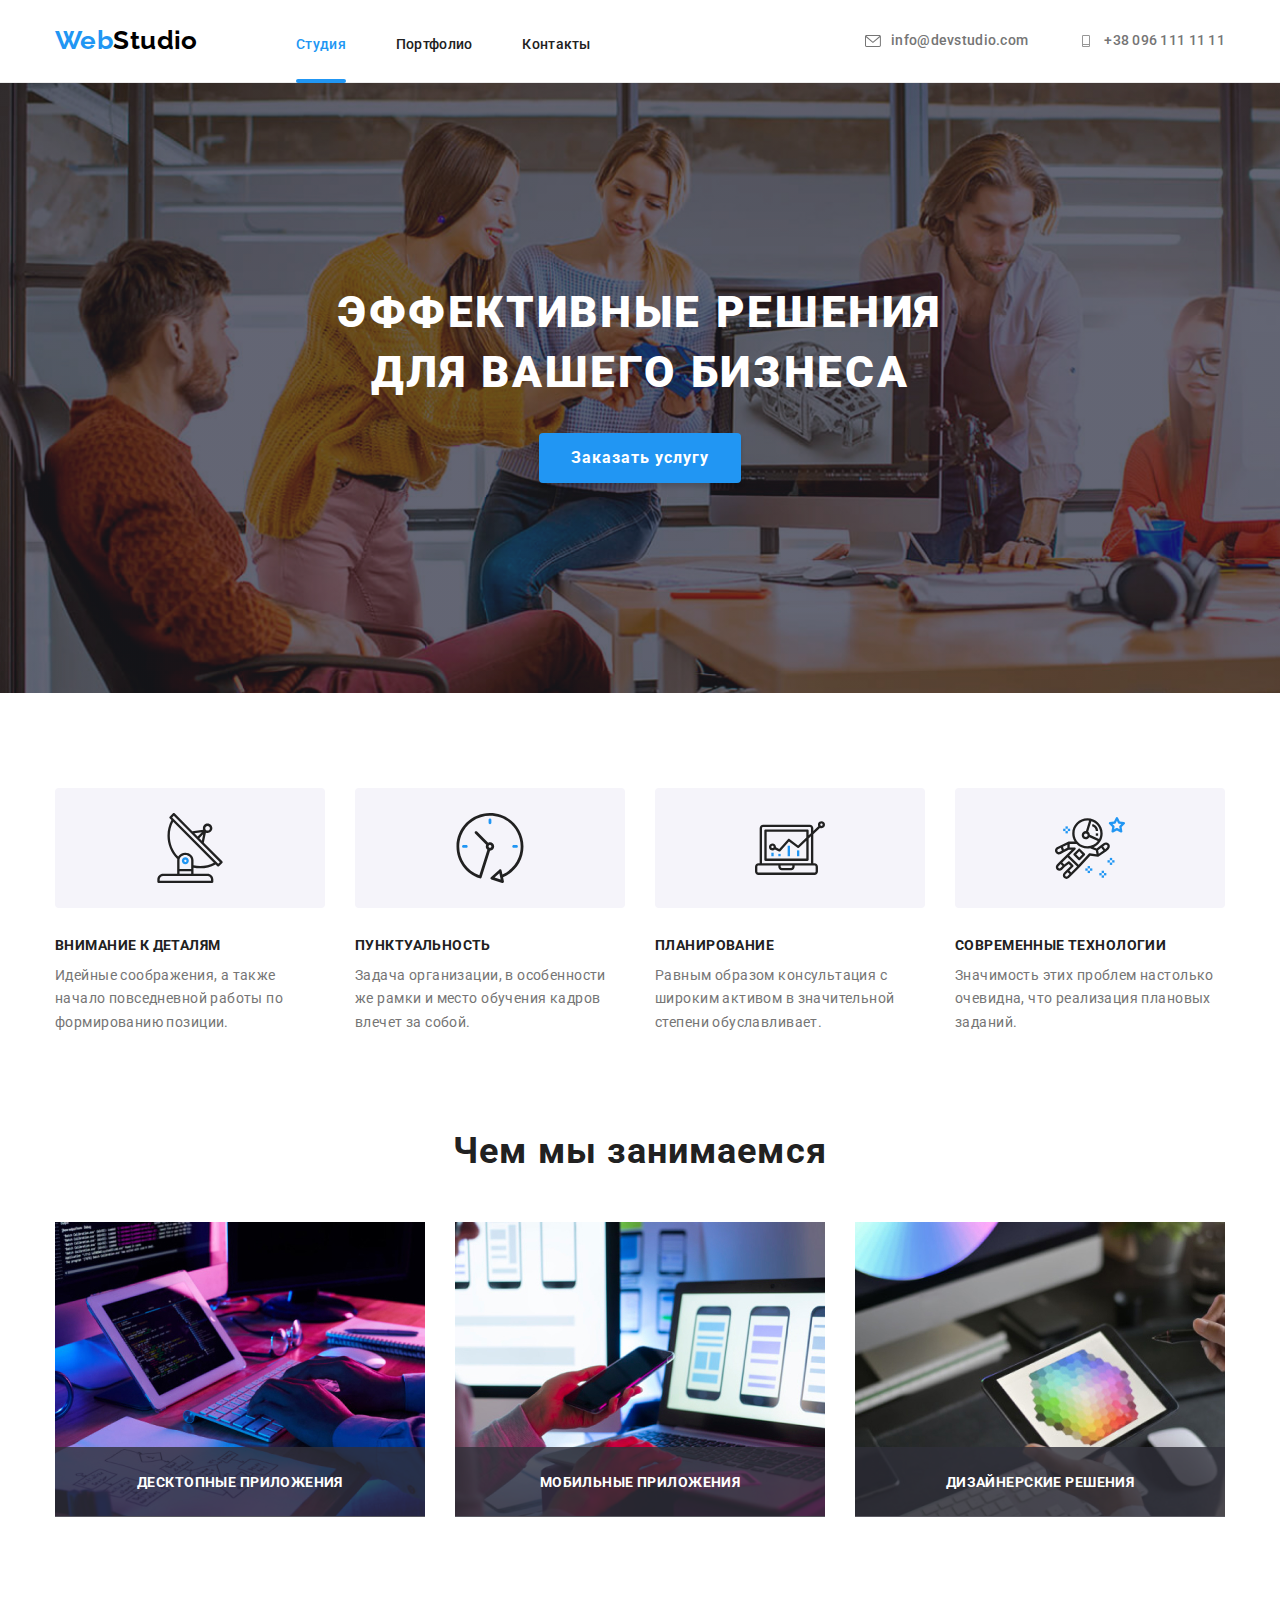
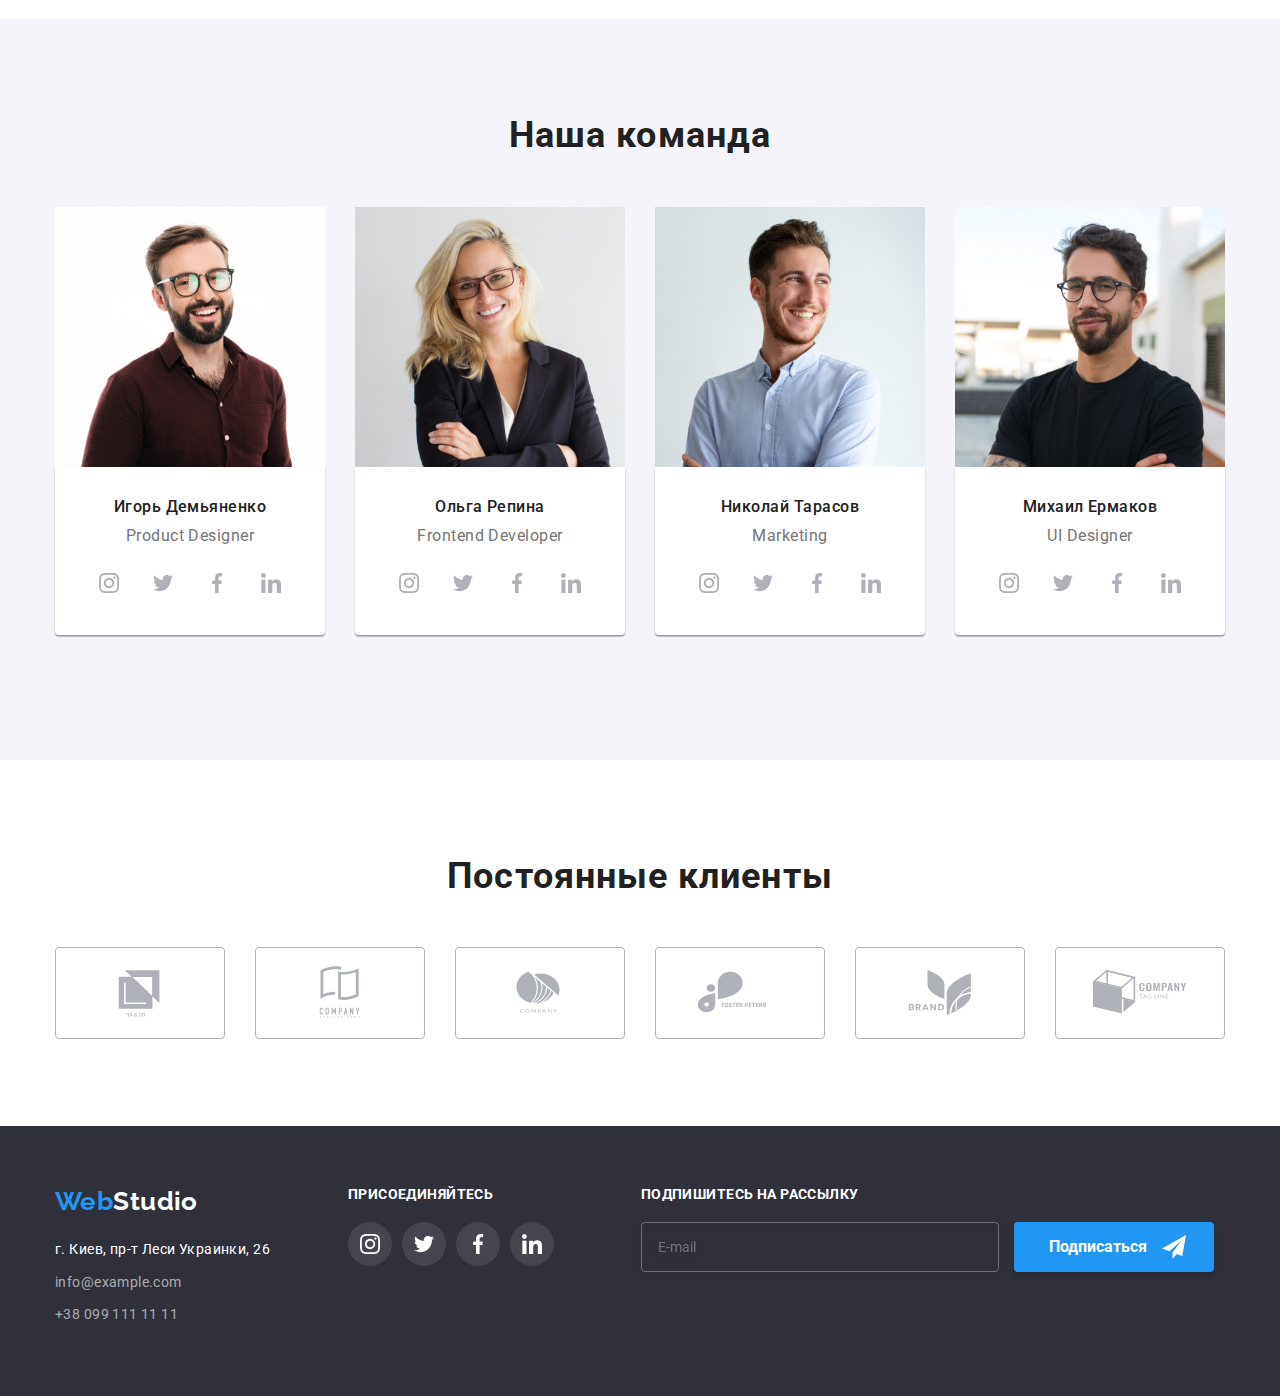
<file: index.html>
<!DOCTYPE html>
<html lang="ru">

<head>
    <meta charset="UTF-8">
    <meta http-equiv="X-UA-Compatible" content="IE=edge">
    <meta name="viewport" content="width=device-width, initial-scale=1.0">
    <title>WebStudio</title>
    <link rel="preconnect" href="https://fonts.gstatic.com">
    <link href="https://fonts.googleapis.com/css2?family=Raleway:wght@700&family=Roboto:wght@400;500;700;900&display=swap"
        rel="stylesheet">
<link rel="stylesheet" href="https://cdnjs.cloudflare.com/ajax/libs/modern-normalize/1.0.0/modern-normalize.min.css">
         <link rel="stylesheet" href="./CSS/style.css">
</head>

<body>
    <!--Хедер-->
    <header class="page-haeder">
        <div class="conteiner conteiner-nav">
        <nav class="nav">
    <a href="" class="logo">Web<span class="logo-accent-black">Studio</span></a>
            <ul class="list site-nav">
                <li class="site-nav-item">
                    <a href="" class="link list site-nav-link current">Студия</a></li>
                <li class="site-nav-item">
                    <a href="./portfolio.html" class="link list">Портфолио</a></li>
                <li class="site-nav-item">
                    <a href="" class="link list">Контакты</a></li>
            </ul>
        </nav>

        <ul class="auth-nav list">
            <li class="auth-nav-item">
                <a href="mailto:info@devstudio.com" class="link auth-nav-link">
                    <svg class="auth-nav-icon">
                        <use href="./images/icons/sprite.svg#icon-convert"></use>
                    </svg>
                info@devstudio.com</a>
            </li>


            <li class="auth-nav-item"><a href="tel:+380961111111" class="link auth-nav-link">
                <svg class="auth-nav-icon">
                    <use href="./images/icons/sprite.svg#icon-tel"></use>
                </svg>
                +38 096 111 11 11</a>
            </li>
        </ul>
        </div>
    </header>

    <!-- Майн -->
     <main>

        <!--Герой-->
        <section class="hero">
            <div class="conteiner">
            <h1 class="hero-titel">Эффективные решения <br> для вашего бизнеса</h1>
            <button class="button" type="button" data-modal-open>Заказать услугу</button>
</div>
        </section>

        <!--Наши преимущества-->
        <section class="section">
          <div class="conteiner">

                <h2 class="section-title visually-hidden">Наши преимущества</h2>
                <ul class="feature-list list">
                    <li class="content-feature">
                        <div class="border-feature">
                            <svg class="icon-feature">
                                <use href="./images/icons/sprite.svg#icon-feature1"></use>
                            </svg>
                        </div>
                                                
                        <h3 class="title">Внимание к деталям</h3>
                        <p class="text">Идейные соображения, а также начало повседневной работы по формированию позиции.</p>
                    </li>
                    <li class="content-feature">
                        <div class="border-feature">
                            
                                <svg class="icon-feature">
                                    <use href="./images/icons/sprite.svg#icon-feature2"></use>
                                </svg>
                             
                            
                        </div>
                        <h3 class="title">Пунктуальность</h3>
                        <p class="text">Задача организации, в особенности же рамки и место обучения кадров влечет за собой.</p>
                    </li>
                    <li class="content-feature">
                        <div class="border-feature">
                            <svg class="icon-feature">
                                <use href="./images/icons/sprite.svg#icon-feature3"></use>
                            </svg>
                        </div>
                        <h3 class="title">Планирование</h3>
                        <p class="text">Равным образом консультация с широким активом в значительной степени обуславливает.</p>
                    </li>
                    <li class="content-feature">
                        <div class="border-feature">
                            <svg class="icon-feature">
                                <use href="./images/icons/sprite.svg#icon-feature4"></use>
                            </svg>
                        </div>
                        <h3 class="title">Современные технологии</h3>
                        <p class="text">Значимость этих проблем настолько очевидна, что реализация плановых заданий.</p>
                    </li>
                </ul>
          </div>
        </section>

        <!--Чем мы занимаемся-->
        <section class="section our-work no-padding-top"> 
            <div class="conteiner">
                <h2 class="section-title">Чем мы занимаемся</h2>
                <ul class="list card-set">
                    <li class="item our-work-item">
                        <div class="our-work-thumb">
                            <img src="./images/box-1.jpg" width="370" alt="мужчина печатает на клавиатуре код">
                            <p class="our-work-description">Десктопные приложения</p>
                        </div>
                    </li>
                    <li class="item our-work-item">
                        <div class="our-work-thumb">
                        <img src="./images/box-2.jpg" width="370" alt="девушка сравнивает телефон в своих руках с изображением на мониторе">
                        <p class="our-work-description">Мобильные приложения</p>
                    </div>
                </li>
                    <li class="item our-work-item">
                        <div class="our-work-thumb">
                        <img src="./images/box-3.jpg" width="370" alt="девушка смотрит цветовую палитру на планшете">
                        <p class="our-work-description">Дизайнерские решения</p>
                    </div>
                </li>
                </ul>
                </div>
        </section>
        
        <!--Наша команда-->
        <section class="section our-team">
            <div class="conteiner">
            <h2 class="section-title">Наша команда</h2>
            <ul class="team list card-set">
                <li class="item team-item">
                    <img class="team-photo" src="./images/img-1.jpg" width="270" alt="улыбаущийся мужчина в очках">

                    
                    <div class="our-team-text">
                        <h3 class="title">Игорь Демьяненко</h3>
                        <p class="profession">Product Designer</p>

                        <ul class="list social-icons">
                            <li class="social-icons-item">
                                <a href="" class="social-icons-link" target="_blank" rel="noopener noreferrer">
                                    <svg class="social-icons-svg">
                                        <use href="./images/icons/sprite.svg#icon-instagram"></use>
                                    </svg>
                                </a>
                            </li>

                            <li class="social-icons-item">
                                <a href="" class="social-icons-link" target="_blank" rel="noopener noreferrer">
                                    <svg class="social-icons-svg">
                                        <use href="./images/icons/sprite.svg#icon-twitter"></use>
                                    </svg>
                                </a>
                            </li>

                            <li class="social-icons-item">
                                <a href="" class="social-icons-link" target="_blank" rel="noopener noreferrer">
                                    <svg class="social-icons-svg">
                                        <use href="./images/icons/sprite.svg#icon-facebook"></use>
                                    </svg>
                                </a>
                            </li>
                            <li class="social-icons-item">
                                <a href="" class="social-icons-link" target="_blank" rel="noopener noreferrer">
                                    <svg class="social-icons-svg">
                                        <use href="./images/icons/sprite.svg#icon-linkedin"></use>
                                    </svg>
                                </a>
                            </li>
                        </ul>
                    </div>
                    
                  
                </li>
                <li class="item">
                    <img class="team-photo" src="./images/img-2.jpg" width="270" alt="блондинка в очках">
                        <div class="our-team-text">
                        <h3 class="title">Ольга Репина</h3>
                        <p class="profession">Frontend Developer</p>

                        <ul class="list social-icons">
                            <li class="social-icons-item">
                                <a href="" class="social-icons-link" target="_blank" rel="noopener noreferrer">
                                    <svg class="social-icons-svg">
                                        <use href="./images/icons/sprite.svg#icon-instagram"></use>
                                    </svg>
                                </a>
                            </li>
                        
                            <li class="social-icons-item">
                                <a href="" class="social-icons-link" target="_blank" rel="noopener noreferrer">
                                    <svg class="social-icons-svg">
                                        <use href="./images/icons/sprite.svg#icon-twitter"></use>
                                    </svg>
                                </a>
                            </li>
                        
                            <li class="social-icons-item">
                                <a href="" class="social-icons-link" target="_blank" rel="noopener noreferrer">
                                    <svg class="social-icons-svg">
                                        <use href="./images/icons/sprite.svg#icon-facebook"></use>
                                    </svg>
                                </a>
                            </li>
                            <li class="social-icons-item">
                                <a href="" class="social-icons-link" target="_blank" rel="noopener noreferrer">
                                    <svg class="social-icons-svg">
                                        <use href="./images/icons/sprite.svg#icon-linkedin"></use>
                                    </svg>
                                </a>
                            </li>
                        </ul>
                    </div>
                </li>
                <li class="item">
                    <img class="team-photo" src="./images/img-3.jpg" width="270" alt="мужчина в голубой рубашке">
                    <div class="our-team-text">
                        <h3 class="title">Николай Тарасов</h3>
                        <p class="profession">Marketing</p>

                        <ul class="list social-icons">
                            <li class="social-icons-item">
                                <a href="" class="social-icons-link" target="_blank" rel="noopener noreferrer">
                                    <svg class="social-icons-svg">
                                        <use href="./images/icons/sprite.svg#icon-instagram"></use>
                                    </svg>
                                </a>
                            </li>
                        
                            <li class="social-icons-item">
                                <a href="" class="social-icons-link" target="_blank" rel="noopener noreferrer">
                                    <svg class="social-icons-svg">
                                        <use href="./images/icons/sprite.svg#icon-twitter"></use>
                                    </svg>
                                </a>
                            </li>
                        
                            <li class="social-icons-item">
                                <a href="" class="social-icons-link" target="_blank" rel="noopener noreferrer">
                                    <svg class="social-icons-svg">
                                        <use href="./images/icons/sprite.svg#icon-facebook"></use>
                                    </svg>
                                </a>
                            </li>
                            <li class="social-icons-item">
                                <a href="" class="social-icons-link" target="_blank" rel="noopener noreferrer">
                                    <svg class="social-icons-svg">
                                        <use href="./images/icons/sprite.svg#icon-linkedin"></use>
                                    </svg>
                                </a>
                            </li>
                        </ul>
                    </div>
                </li>
                <li class="item">
                    <img class="team-photo" src="./images/img-4.jpg" width="270" alt="мужчина в очках с ухмылкой">
                    <div class="our-team-text">
                        <h3 class="title">Михаил Ермаков</h3>
                        <p class="profession">UI Designer</p>

                        <ul class="list social-icons">
                            <li class="social-icons-item">
                                <a href="" class="social-icons-link" target="_blank" rel="noopener noreferrer">
                                    <svg class="social-icons-svg">
                                        <use href="./images/icons/sprite.svg#icon-instagram"></use>
                                    </svg>
                                </a>
                            </li>
                        
                            <li class="social-icons-item">
                                <a href="" class="social-icons-link" target="_blank" rel="noopener noreferrer">
                                    <svg class="social-icons-svg">
                                        <use href="./images/icons/sprite.svg#icon-twitter"></use>
                                    </svg>
                                </a>
                            </li>
                        
                            <li class="social-icons-item">
                                <a href="" class="social-icons-link" target="_blank" rel="noopener noreferrer">
                                    <svg class="social-icons-svg">
                                        <use href="./images/icons/sprite.svg#icon-facebook"></use>
                                    </svg>
                                </a>
                            </li>
                            <li class="social-icons-item">
                                <a href="" class="social-icons-link" target="_blank" rel="noopener noreferrer">
                                    <svg class="social-icons-svg">
                                        <use href="./images/icons/sprite.svg#icon-linkedin"></use>
                                    </svg>
                                </a>
                            </li>
                        </ul>
                    </div>
                </li>
            </ul>
            </div>
        </section>

<!--Постоянные клиенты-->
<section class=" section our-clients">
    <div class="conteiner">
        <h2 class="section-title">Постоянные клиенты</h2>
            <ul class="list our-clients-icons">
                <li class="our-clients-item">
                    <a href="" class="our-clients-link" target="_blank" rel="noopener noreferrer">
                        <svg class="our-clients-svg">
                            <use href="./images/icons/sprite.svg#icon-logo1"></use>
                        </svg>
                    </a>
                </li>
                <li class="our-clients-item">
                    <a href="" class="our-clients-link" target="_blank" rel="noopener noreferrer">
                        <svg class="our-clients-svg">
                            <use href="./images/icons/sprite.svg#icon-logo2"></use>
                        </svg>
                    </a>
                </li>
                <li class="our-clients-item">
                    <a href="" class="our-clients-link" target="_blank" rel="noopener noreferrer">
                        <svg class="our-clients-svg">
                            <use href="./images/icons/sprite.svg#icon-logo3"></use>
                        </svg>
                    </a>
                </li>
                <li class="our-clients-item">
                    <a href="" class="our-clients-link" target="_blank" rel="noopener noreferrer">
                        <svg class="our-clients-svg">
                            <use href="./images/icons/sprite.svg#icon-logo4"></use>
                        </svg>
                    </a>
                </li>
                <li class="our-clients-item">
                    <a href="" class="our-clients-link" target="_blank" rel="noopener noreferrer">
                        <svg class="our-clients-svg">
                            <use href="./images/icons/sprite.svg#icon-logo5"></use>
                        </svg>
                    </a>
                </li>
                <li class="our-clients-item">
                    <a href="" class="our-clients-link" target="_blank" rel="noopener noreferrer">
                        <svg class="our-clients-svg">
                            <use href="./images/icons/sprite.svg#icon-logo6"></use>
                        </svg>
                    </a>
                </li>
            </ul>
    </div>


</section>

    </main>

    <!--Футер-->
    <footer class="page-footer">

        <div class="conteiner conteiner-footer">

            <div class="contacts conteiner-footer-item">
                <a href="" class="logo logo-footer">Web<span class="logo-accent-white">Studio</span></a>
                    <address class="address">
                        <ul class="list">
                            <li><a class="address-item address" href="https://goo.gl/maps/ZXfdryueKj7qWTZY8" target="_blank"
                                    rel="noreferrer noopener">г. Киев, пр-т Леси Украинки, 26</a> </li>
                            <li><a class="address-item email" href="mailto:info@example.com">info@example.com</a></li>
                            <li><a class="address-item tel" href="tel:+380991111111">+38 099 111 11 11</a></li>
                        </ul>
                    </address>
                </div>        
              
                <div class="join conteiner-footer-item">
                    
                        <h3 class="title">Присоединяйтесь</h3>
            
                        <ul class="list footer-social-icons">
                            <li class="footer-social-icons-item">
                                <a href="" class="footer-social-icons-link">
                                    <svg class="footer-social-icons-svg">
                                        <use href="./images/icons/sprite.svg#icon-instagram"></use>
                                    </svg>
                                </a>
                            </li>
                            <li class="footer-social-icons-item">
                                <a href="" class="footer-social-icons-link">
                                    <svg class="footer-social-icons-svg">
                                        <use href="./images/icons/sprite.svg#icon-twitter"></use>
                                    </svg>
                                </a>
                            </li>
                            <li class="footer-social-icons-item">
                                <a href="" class="footer-social-icons-link">
                                    <svg class="footer-social-icons-svg">
                                        <use href="./images/icons/sprite.svg#icon-facebook"></use>
                                    </svg>
                                </a>
                            </li>
                            <li class="footer-social-icons-item">
                                <a href="" class="footer-social-icons-link">
                                    <svg class="footer-social-icons-svg">
                                        <use href="./images/icons/sprite.svg#icon-linkedin"></use>
                                    </svg>
                                </a>
                            </li>
                        </ul>
                </div>
        
                <div class="mailing conteiner-footer-item">
                        <h3 class="title">Подпишитесь на рассылку</h3> 
                            <div class="mailing-form">
                                    <label class="mailing-form" for="mailing"></label>
                                    <input class="input-mailing-form" type="text" name="email" id="mailing" placeholder="E-mail">
                                <button class="btn-mailing" type="submit">Подписаться
                                    <svg class="mailing-send-svg">
                                        <use href="./images/icons/sprite.svg#icon-send"></use>
                                    </svg>
                                </button>                  
                            </div>                              
                </div>
        </div>
    </footer>

    <!--Модальное окно-->
    <div class="backdrop is-hidden" data-modal>
        <div class="modal">
            <button class="modal-close-btn" data-modal-close>
                <svg class="modal-close-icons-svg">
                    <use href="./images/icons/sprite.svg#icon-close-black"></use>
                </svg>
            </button>
            <form class="form">
                <h2 class="form-title">Оставьте свои данные, мы вам перезвоним</h2>
                    <div class="feild-form">
                       
                        <label class="label-form" for="name">Имя</label>
                           <input class="input-form" type="text" name="user-name" id="name">
                        <svg class="feild-form-icons-svg">
                            <use href="./images/icons/sprite.svg#icon-person-black"></use>
                        </svg>
                    </div>
                                     
                    <div class="feild-form">
                       
                        <label class="label-form" for="tel">Телефон</label>
                        <input class="input-form" type="text" name="tel" id="tel">
                        <svg class="feild-form-icons-svg">
                            <use href="./images/icons/sprite.svg#icon-phone-black"></use>
                        </svg>
                                             
                    </div>
                     
                    
                    <div class="feild-form">
                       
                        <label class="label-form" for="email">Почта</label>
                        
                        <input class="input-form" type="text" name="email" id="email">
                            <svg class="feild-form-icons-svg">
                                <use href="./images/icons/sprite.svg#icon-email-black"></use>
                            </svg>
                        </div>
                        

                    <div class="feild-form">
                        <label for="comments">Комментарий</label>
                        
                        <textarea class="textarea input-form" name="feedback" id="comments" placeholder="Введите текст"></textarea>
                    </div>

                    <div class="feild-form">
                        <input class="input-form checkbox visually-hidden" type="checkbox" name="user-checkbox" id="checkbox">
                        <label for="checkbox" class="checkbox-label"> Cоглашаюсь с рассылкой и принимаю <a href="#" class="checkbox-link">Условия договора</a></label> 
                    </div>
                    <button class="btn-form" type="submit">Отправить</button>
            
            </form>
        </div>
    </div>
<script src="./js/modal.js"></script>
</body>
</html>
</file>
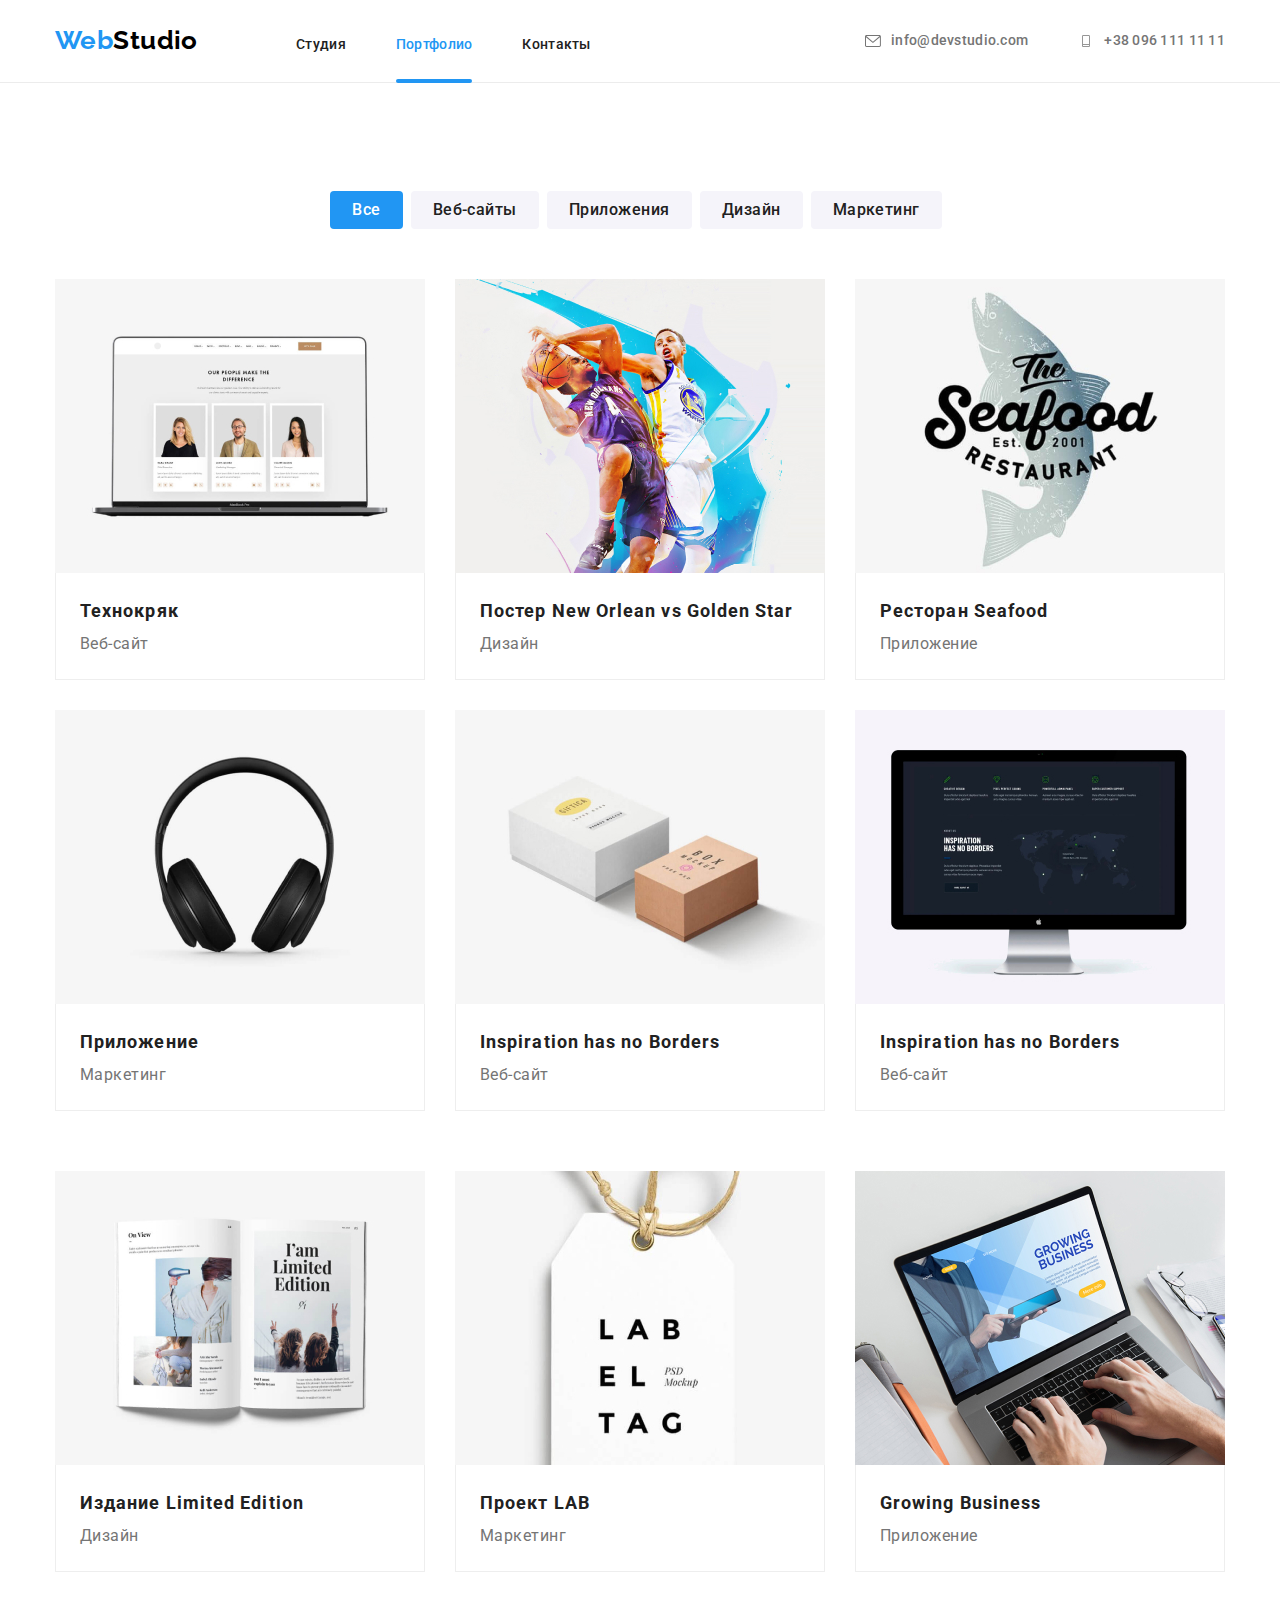
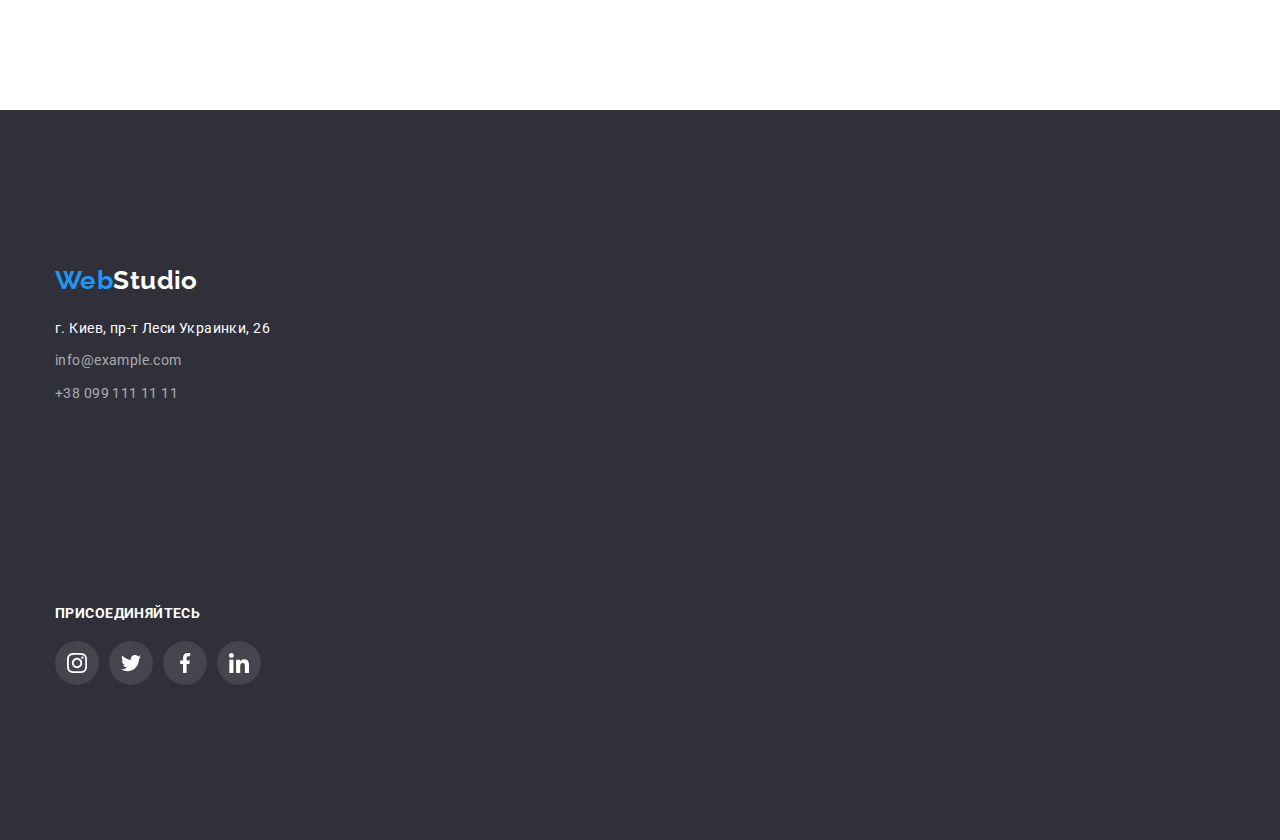
<file: portfolio.html>
<!DOCTYPE html>
<html lang="en">
<head>
    <meta charset="UTF-8">
    <meta http-equiv="X-UA-Compatible" content="IE=edge">
    <meta name="viewport" content="width=device-width, initial-scale=1.0">
    <title>Портфолио</title>
    <link href="https://fonts.googleapis.com/css2?family=Raleway:wght@700&family=Roboto:wght@400;500;700;900&display=swap"
        rel="stylesheet">
    <link rel="stylesheet" href="./CSS/style.css">
</head>
<body>

<!--Хедер-->
<header class="page-haeder">
    <div class="conteiner conteiner-nav">
        <nav class="nav">
            <a href="" class="logo">Web<span class="logo-accent-black">Studio</span></a>
            <ul class="list site-nav">
                <li class="site-nav-item">
                    <a href="./index.html" class="link list">Студия</a>
                </li>
                <li class="site-nav-item">
                    <a href="./portfolio.html" class="link list site-nav-link current">Портфолио</a>
                </li>
                <li class="site-nav-item">
                    <a href="" class="link list">Контакты</a>
                </li>
            </ul>
        </nav>

        <ul class="auth-nav list">
            <li class="auth-nav-item">
                <a href="mailto:info@devstudio.com" class="link auth-nav-link">
                    <svg class="auth-nav-icon">
                        <use href="./images/icons/sprite.svg#icon-convert"></use>
                    </svg>
                    info@devstudio.com</a>
            </li>
            <li class="auth-nav-item"><a href="tel:+380961111111" class="link auth-nav-link">
                    <svg class="auth-nav-icon">
                        <use href="./images/icons/sprite.svg#icon-tel"></use>
                    </svg>
                    +38 096 111 11 11</a>
            </li>
        </ul>
    </div>
</header>

<!--Мейн-->
<main>
    <!--Портфолио-->
    <section class="section-portfolio">
        <div class="conteiner">
        <h1 class="section-title visually-hidden">Портфолио</h1>
        <ul class="portfolio-filter">
            <li><button class="button current" type="button">Все</button></li>
            <li><button class="button" type="button">Веб-сайты</button></li>
            <li><button class="button" type="button">Приложения</button></li>
            <li><button class="button" type="button">Дизайн</button></li>
            <li><button class="button" type="button">Маркетинг</button></li>
        </ul>
       
    <ul class="portfolio card-set">
        <li class="item portfolio-item">
            
                <div class="portfolio-overlay">
                    <img class="img-portfolio" src="./images/Portfolio/img-1.jpg" width="370" alt="монитор экрана с иконками лиц">
                    <p class="portfolio-overlay-text">Технокряк это современная площадка распространения коронавируса. Компании используют эту платформу для цифрового
                шпионажа и атак на защищённые сервера конкурентов.</p>
                </div>
            <div class="border">
            <h3 class="title">Технокряк</h3>
            <p class="text">Веб-сайт</p>
            </div>
        </li>
        <li class="item portfolio-item">
            <div class="portfolio-overlay">  
                <img class="img-portfolio" src="./images/Portfolio/img-2.jpg" width="370" alt="волейболисті забрасывают мяч">
                 <p class="portfolio-overlay-text"></p>
            </div>
            <div class="border">
            <h3 class="title">Постер New Orlean vs Golden Star</h3>
            <p class="text">Дизайн</p>
            </div>
        </li>
        <li class="item portfolio-item">
           <div class="portfolio-overlay"> 
                <img class="img-portfolio"  src="./images/Portfolio/img-3.jpg" width="370" alt="лого ресторана морской кухни">
                <p class="portfolio-overlay-text"></p>
        </div>
            <div class="border">
            <h3 class="title">Ресторан Seafood</h3>
            <p class="text">Приложение</p>
            </div>
        </li>
        <li class="item portfolio-item">
            <div class="portfolio-overlay">
           
            <img class="img-portfolio" src="./images/Portfolio/img-4.jpg" width="370" alt="найшники">
            <p class="portfolio-overlay-text"></p>
        </div>
            <div class="border">
            <h3 class="title">Приложение</h3>
            <p class="text">Маркетинг</p>
            </div>
        </li>
        <li class="item portfolio-item">
           <div class="portfolio-overlay">
            <img class="img-portfolio" src="./images/Portfolio/img-5.jpg" width="370" alt="2 коробки">
            <p class="portfolio-overlay-text"></p>
        </div>
            <div class="border">
            <h3 class="title">Inspiration has no Borders</h3>
            <p class="text">Веб-сайт</p>
            </div>
        </li>
        <li class="item portfolio-item">
            <div class="portfolio-overlay">
            
                <img class="img-portfolio" src="./images/Portfolio/img-6.jpg" width="370" alt="монитор экрана">
                <p class="portfolio-overlay-text"></p>
            </div>
                <div class="border">
                <h3 class="title">Inspiration has no Borders</h3>
                <p class="text">Веб-сайт</p>
            </div>
        </li>
        <li class="item portfolio-item">
            <div class="portfolio-overlay">
            <img class="img-portfolio" src="./images/Portfolio/img-7.jpg" width="370" alt="открытая книга">
        <p class="portfolio-overlay-text"></p>
        </div>
            <div class="border">
            <h3 class="title">Издание Limited Edition</h3>
                <p class="text">Дизайн</p>
            </div>
        </li>
        <li class="item portfolio-item">
            <div class="portfolio-overlay">
            
            <img class="img-portfolio" src="./images/Portfolio/img-8.jpg" width="370" alt="лейбл">
            <p class="portfolio-overlay-text"></p>
        </div>
            <div class="border">
            <h3 class="title">Проект LAB</h3>
            <p class="text">Маркетинг</p>
            </div>
        </li>
        <li class="item portfolio-item">
            <div class="portfolio-overlay">
            
            <img class="img-portfolio" src="./images/Portfolio/img-9.jpg" width="370" alt="печатающий человек на ноутбуке">
        <p class="portfolio-overlay-text"></p>
        </div>
            <div class="border">
            <h3 class="title">Growing Business</h3>
            <p class="text">Приложение</p>
            </div>
        </li>
    </ul>
    </div>
    </section>
</main>

<!--Футер-->
<footer class="page-footer">

    <div class="conteiner flexbox">
        <div class="section contacts">
            <a href="" class="logo">Web<span class="logo-accent-white">Studio</span></a>
            <address class="address">
                <ul class="list">
                    <li><a class="address-item address" href="https://goo.gl/maps/ZXfdryueKj7qWTZY8" target="_blank"
                            rel="noreferrer noopener">г. Киев, пр-т Леси Украинки, 26</a> </li>
                    <li><a class="address-item email" href="mailto:info@example.com">info@example.com</a></li>
                    <li><a class="address-item tel" href="tel:+380991111111">+38 099 111 11 11</a></li>
                </ul>
            </address>
        </div>



        <div class="section join">
            <h3 class="title">Присоединяйтесь</h3>

            <ul class="list footer-social-icons">
                <li class="footer-social-icons-item">
                    <a href="" class="footer-social-icons-link">
                        <svg class="footer-social-icons-svg">
                            <use href="./images/icons/sprite.svg#icon-instagram"></use>
                        </svg>
                    </a>
                </li>
                <li class="footer-social-icons-item">
                    <a href="" class="footer-social-icons-link">
                        <svg class="footer-social-icons-svg">
                            <use href="./images/icons/sprite.svg#icon-twitter"></use>
                        </svg>
                    </a>
                </li>
                <li class="footer-social-icons-item">
                    <a href="" class="footer-social-icons-link">
                        <svg class="footer-social-icons-svg">
                            <use href="./images/icons/sprite.svg#icon-facebook"></use>
                        </svg>
                    </a>
                </li>
                <li class="footer-social-icons-item">
                    <a href="" class="footer-social-icons-link">
                        <svg class="footer-social-icons-svg">
                            <use href="./images/icons/sprite.svg#icon-linkedin"></use>
                        </svg>
                    </a>
                </li>
            </ul>
        </div>
    </div>

</footer>
</body>
</html>
</file>
<file: CSS/style.css>
/* голубой цвет #2196F3 */

:root {
  --primery-text-color: #757575;
  --titel-text-color: #212121;
  --accent-color: #2196f3;
  --logo-accent-color: #000000;
  --contacts-accent-color: rgba(255, 255, 255, 0.6);

  --bg-main-color: #ffffff;
  --bg-alt-color: #f5f4fa;
  --bg-secondary-color: #2f303a;

  --main-font: Roboto, sans-serif;
  --logo-font: Raleway, sans-serif;
}

html {
  box-sizing: border-box;
}

*,
*::after,
*::before {
  box-sizing: inherit;
}

body {
  background-color: var(--bg-main-color);
  color: var(--primery-text-color);
  font-family: var(--main-font);
  font-size: 14px;
  line-height: 1.71;
  letter-spacing: 0.03em;
  margin: 0px;
}

ul {
  list-style: none;
  padding: 0;
}

.section {
  padding-top: 95px;
  padding-bottom: 95px;
}

.conteiner {
  margin-left: auto;
  margin-right: auto;
  width: 1200px;
  padding-right: 15px;
  padding-left: 15px;
}

.list {
  padding: 0;
  margin: 0;
  list-style: none;
}

.button {
  list-style: none;
  border: none;
  font: var(--main-font);
}

h1,
h2,
h3,
p {
  margin-top: 0;
  margin-bottom: 0;
}

.card-set {
  display: flex;
  flex-wrap: wrap;
  margin-left: -30px;
  margin-top: -30px;
}

.item {
  margin-left: 30px;
  margin-top: 30px;
}

.section.no-padding-top {
  padding-top: 0;
}

/* Header */

.page-haeder .conteiner {
  display: flex;
  align-items: center;
}

.page-haeder {
  border: 1px solid #ececec;
  border-top: none;
  border-left: none;
  border-right: none;
  padding-top: 25px;
  padding-bottom: 25px;
}

.nav {
  margin-right: auto;
}

/* Logo */
.logo {
  margin-right: 95px;
  margin-bottom: 20px;
  color: var(--accent-color);
  font-family: var(--logo-font);
  font-weight: 700;
  font-size: 26px;
  line-height: 1.19;
  text-decoration: none;
}

.logo-accent-white {
  color: var(--bg-main-color);
}

.logo-accent-black {
  color: var(--logo-accent-color);
}

/* Site nav */

.site-nav {
  display: inline-flex;
}

.site-nav-item:not(:last-child) {
  margin-right: 50px;
}

.site-nav .link {
  color: var(--titel-text-color);
  font-weight: 500;
  font-size: 14px;
  line-height: 1.14;
  letter-spacing: 0.02em;
  text-decoration: none;
  transition: color 250ms cubic-bezier(0.4, 0, 0.2, 1);
}

.site-nav .link:hover,
.site-nav .link:focus {
  color: var(--accent-color);
}

.site-nav .link.current {
  color: var(--accent-color);
}

.site-nav-link {
  position: relative;
}

.site-nav-link::after,
.site-nav-item > .current::after {
  position: absolute;
  content: "";
  display: block;
  width: 100%;
  height: 4px;
  margin-top: 22px;
  background: var(--accent-color);
  border-radius: 2px;
}

/* Auth nav */
.auth-nav .link {
  color: var(--primery-text-color);
  font-weight: 500;
  font-size: 14px;
  line-height: 1.14;
  letter-spacing: 0.02em;
  text-decoration: none;
  transition: color 250ms cubic-bezier(0.4, 0, 0.2, 1);
}

.auth-nav .link:hover,
.auth-nav .link:focus {
  color: var(--accent-color);
}

.auth-nav {
  display: flex;
}
.auth-nav-item {
  display: flex;
}
.auth-nav-link {
  display: flex;
  align-items: center;
}

.auth-nav-item:not(:last-child) {
  margin-right: 50px;
}

.auth-nav-icon {
  display: flex;
  width: 16px;
  height: 12px;
  margin-right: 10px;
  fill: currentColor;
}

/* Hero */
.hero-titel {
  margin-top: 0;
  margin-bottom: 30px;
  color: var(--bg-main-color);
  font-weight: 900;
  font-size: 44px;
  line-height: 1.36;
  text-align: center;
  letter-spacing: 0.06em;
  text-transform: uppercase;
}

.hero {
  background-color: var(--bg-secondary-color);
  font-family: inherit;
  text-align: center;
  padding-top: 200px;
  padding-bottom: 210px;
  background-image: linear-gradient(
      to top,
      rgba(47, 48, 58, 0.4),
      rgba(47, 48, 58, 0.4)
    ),
    url(../images/hero/bg.jpg);
  background-repeat: no-repeat, no-repeat;
  background-size: cover, cover;
}

.hero .button {
  font-family: inherit;
  font-family: var(--main-font);
  font-weight: 700;
  font-size: 16px;
  line-height: 1.87;
  align-items: center;
  text-align: center;
  letter-spacing: 0.06em;
  box-shadow: 0px 4px 4px rgba(0, 0, 0, 0.15);
  border-radius: 4px;
  padding: 10px 32px;
  min-width: 200px;
  min-height: 50px;
}

/* Section */
.section-title {
  margin-bottom: 50px;
  color: var(--titel-text-color);
  font-weight: 700;
  font-size: 36px;
  line-height: 1.17;
  text-align: center;
  letter-spacing: 0.03em;
}

/* Feature */
.visually-hidden {
  position: absolute !important;
  clip: rect(1px 1px 1px 1px);
  clip: rect(1px, 1px, 1px, 1px);
  padding: 0 !important;
  border: 0 !important;
  height: 1px !important;
  width: 1px !important;
  overflow: hidden;
}

.feature-list {
  display: flex;
  justify-content: space-between;
}

.border-feature {
  width: 270px;
  height: 120px;
  background-color: var(--bg-alt-color);
  border-radius: 4px;
  margin-bottom: 30px;
  display: flex;
  align-items: center;
  justify-content: center;
}

.icon-feature {
  width: 70px;
  height: 70px;
}

.feature-list .title {
  margin-bottom: 10px;
  color: var(--titel-text-color);
  font-weight: 700;
  font-size: 14px;
  line-height: 1.14;
  letter-spacing: 0.03em;
  text-transform: uppercase;
}

.feature-list .text {
  font-size: 14px;
  line-height: 1.71;
  letter-spacing: 0.03em;
}

.content-feature {
  flex-basis: calc((100% - 4 * 30px) / 4);
}

/* Our work */

.our-work-item {
  flex-basis: calc((100% - 3 * 30px) / 3);
}

.our-work-thumb {
  position: relative;
}

.our-work-description {
  position: absolute;

  width: 100%;
  height: 70px;
  display: flex;
  font-weight: bold;
  font-size: 14px;
  line-height: 16px;
  align-items: center;
  justify-content: center;
  letter-spacing: 0.03em;
  text-transform: uppercase;
  color: var(--bg-main-color);
  background-color: rgba(47, 48, 58, 0.8);
  bottom: 7px;
  right: 0px;
}

/* Our team */
.our-team {
  background-color: var(--bg-alt-color);
  text-align: center;
}

.team-photo {
  display: block;
}

.our-team-text {
  padding-bottom: 30px;
  padding-top: 30px;
  background: var(--bg-main-color);
  box-shadow: 0px 1px 3px rgba(0, 0, 0, 0.12), 0px 1px 1px rgba(0, 0, 0, 0.14),
    0px 2px 1px rgba(0, 0, 0, 0.2);
  border-radius: 0px 0px 4px 4px;
  text-align: center;
}

.team .title {
  color: var(--titel-text-color);
  font-weight: 500;
  font-size: 16px;
  line-height: 1.19;
  text-align: center;
  letter-spacing: 0.03em;
}
.our-team-text .title {
  margin-bottom: 10px;
}

.our-team-text .profession {
  margin-bottom: 16px;
}

.team-item {
  flex-basis: calc((100% - 4 * 30px) / 4);
  text-align: center;
}

.team .profession {
  font-size: 16px;
  line-height: 1.19;
  text-align: center;
  letter-spacing: 0.03em;
}
.team > .item {
  padding-bottom: 30px;
}

.button {
  background-color: var(--accent-color);
  color: var(--bg-main-color);
}

.social-icons {
  display: inline-flex;
}

.social-icons-link {
  display: flex;
  align-items: center;
  justify-content: center;
  width: 44px;
  height: 44px;
  border-radius: 50%;
  transition: background-color 250ms cubic-bezier(0.4, 0, 0.2, 1);
}

.social-icons-item:not(:last-child) {
  margin-right: 10px;
}
.social-icons-link:hover,
.social-icons-link:focus {
  background-color: var(--accent-color);
}

.social-icons-link:hover .social-icons-svg,
.social-icons-link:focus .social-icons-svg {
  fill: var(--bg-main-color);
}

.social-icons-svg {
  width: 20px;
  height: 20px;
  fill: #afb1b8;
}

/* Our clients */

.our-clients-icons {
  display: inline-flex;
  width: 106px;
  height: 60px;
}

.our-clients-link {
  display: flex;
  align-items: center;
  justify-content: center;
  width: 170px;
  height: 92px;
  fill: #afb1b8;
  border: 1px solid #afb1b8;
  box-sizing: border-box;
  border-radius: 4px;
}

.our-clients-item:not(:last-child) {
  margin-right: 30px;
}

.our-clients-svg {
  width: 106px;
  height: 60px;
  transition: fill 250ms cubic-bezier(0.4, 0, 0.2, 1);
}

.our-clients-link:hover .our-clients-svg,
.our-clients-link:focus .our-clients-svg {
  fill: var(--accent-color);
}

.our-clients-link:hover,
.our-clients-link:focus {
  border-color: var(--accent-color);
}

/* Portfolio */

.section-portfolio {
  padding-top: 94px;
  padding-bottom: 94px;
}

.portfolio-filter .button.current {
  background-color: var(--accent-color);
  color: var(--bg-main-color);
}

.portfolio-filter .button {
  color: var(--titel-text-color);
  background-color: var(--bg-alt-color);
  font-family: inherit;
  font-weight: 500;
  font-size: 16px;
  line-height: 1.62;
  text-align: center;
  letter-spacing: 0.03em;

  border-radius: 4px;
  margin-right: 8px;
  padding: 6px 22px;
  transition: background-color, color,
    box-shadow 250ms cubic-bezier(0.4, 0, 0.2, 1);
}

.portfolio-filter .button:hover {
  background-color: var(--accent-color);
  color: var(--bg-main-color);
  box-shadow: 0px 3px 1px rgba(0, 0, 0, 0.1), 0px 1px 2px rgba(0, 0, 0, 0.08),
    0px 2px 2px rgba(0, 0, 0, 0.12);
}

.border {
  border: 1px solid #eeeeee;
  border-top: none;
  box-sizing: border-box;
  padding: 20px 24px 20px 24px;
}

.portfolio-filter {
  display: flex;
  justify-content: center;
  margin-bottom: 50px;
}

.img-portfolio {
  display: block;
}

.portfolio .title {
  color: var(--titel-text-color);
  font-weight: 700;
  font-size: 18px;
  line-height: 2;
  letter-spacing: 0.06em;
}

.portfolio .text {
  font-weight: 400;
  font-size: 16px;
  line-height: 1.87;
  letter-spacing: 0.03em;
}

.portfolio-item {
  flex-basis: calc((100% - 8 * 30px) / 9);
  transition: background-color, shadow 250ms, cubic-bezier(0.4, 0, 0.2, 1);
}

.portfolio-item:hover,
.portfolio-item:focus {
  box-shadow: 0px 1px 1px rgba(0, 0, 0, 0.12), 0px 4px 4px rgba(0, 0, 0, 0.06),
    1px 4px 6px rgba(0, 0, 0, 0.16);
}

.portfolio-item:not(:nth-child(-n + 3)) {
  margin-bottom: 30px;
}
.portfolio .conteiner {
  margin-top: 100px;
  margin-bottom: 95px;
}

.portfolio-overlay {
  position: relative;
  overflow: hidden;
  transition: background-color 250ms, cubic-bezier(0.4, 0, 0.2, 1);
}

.portfolio-overlay-text {
  position: absolute;
  bottom: 0;
  right: 0;
  width: 100%;
  height: 100%;
  transform: translateY(100%);
  transition: transform 250ms cubic-bezier(0.4, 0, 0.2, 1);

  font-size: 18px;
  line-height: 28px;
  color: var(--bg-main-color);
  padding: 63px 24px;
  letter-spacing: 0.03em;
  width: 100%;
  height: 100%;
  background-color: rgba(33, 150, 243, 0.9);
}

.portfolio-overlay:hover .portfolio-overlay-text,
.portfolio-overlay:focus .portfolio-overlay-text {
  transform: translateY(0);
}

/* Footer */

.page-footer {
  background-color: var(--bg-secondary-color);
  padding-top: 60px;
  padding-bottom: 60px;
}

.conteiner-footer {
  display: flex;
  justify-content: flex-start;
  align-items: flex-start;
}

.conteiner-footer-item {
  display: inline-block;
}
.contacts,
.join {
  width: 270px;
  margin-right: 30px;
}

.logo-footer {
  display: inline;
  margin-right: 0;
  margin-bottom: 20px;
}

.address {
  color: var(--bg-main-color);
  font-size: 14px;
  line-height: 1.71;
  letter-spacing: 0.03em;
  text-decoration: none;
}

.email,
.tel {
  color: var(--contacts-accent-color);
  font-size: 14px;
  line-height: 1.71;
  letter-spacing: 0.03em;
  text-decoration: none;
}

address {
  font-style: inherit;
  margin-top: 20px;
}

.address-item {
  margin-bottom: 9px;
  display: inline-block;
}

.join .title {
  margin-bottom: 20px;
  font-size: 14px;
  line-height: 16px;
  letter-spacing: 0.03em;
  text-transform: uppercase;
  color: var(--bg-main-color);
}

.footer-social-icons {
  display: inline-flex;
}

.footer-social-icons-link {
  display: flex;
  justify-content: center;
  align-items: center;
  width: 44px;
  height: 44px;
  border-radius: 50%;
  background-color: rgba(255, 255, 255, 0.1);
  transition: background-color 250ms cubic-bezier(0.4, 0, 0.2, 1);
}

.footer-social-icons-link:hover,
.footer-social-icons-link:focus {
  background-color: var(--accent-color);
}

.footer-social-icons-svg {
  width: 20px;
  height: 20px;
  fill: var(--bg-main-color);
}

.footer-social-icons-item:not(:last-child) {
  margin-right: 10px;
}

.mailing {
  width: 600px;
}

.mailing .title {
  margin-bottom: 20px;
  font-size: 14px;
  line-height: 16px;
  letter-spacing: 0.03em;
  text-transform: uppercase;
  color: var(--bg-main-color);
}

.mailing-form {
  display: flexbox;
}

.input-mailing-form {
  display: inline-block;
  justify-content: flex-start;
  border: 1px solid rgba(255, 255, 255, 0.3);
  box-sizing: border-box;
  filter: drop-shadow(0px 4px 4px rgba(0, 0, 0, 0.15));
  border-radius: 4px;
  background: transparent;
  height: 50px;
  width: 358px;
  margin-right: 12px;
  padding: 16px;
}

.btn-mailing {
  position: relative;
  display: inline-block;

  border: none;
  background: var(--accent-color);
  box-shadow: 0px 4px 4px rgba(0, 0, 0, 0.15);
  border-radius: 4px;

  align-items: center;
  text-align: center;
  font-weight: bold;
  font-size: 16px;
  line-height: 1.87;
  color: var(--bg-main-color);

  box-sizing: border-box;
  padding: 10px 62px 10px 29px;
  margin-right: 0px;
  min-width: 200px;
  min-height: 50px;
}

.mailing-send-svg {
  position: absolute;

  top: 50%;
  left: 80%;
  transform: translate(-50%, -50%);

  height: 24px;
  width: 24px;
  fill: var(--bg-main-color);
}

/* Backdrop */

.backdrop {
  position: fixed;
  top: 0;
  left: 0;
  width: 100%;
  height: 100%;
  background: rgba(0, 0, 0, 0.2);
  transition: 250ms cubic-bezier(0.4, 0, 0.2, 1);
}

.modal {
  position: absolute;
  top: 50%;
  left: 50%;
  transform: translate(-50%, -50%);
  background: var(--bg-main-color);
  box-shadow: 0px 1px 3px rgba(0, 0, 0, 0.12), 0px 1px 1px rgba(0, 0, 0, 0.14),
    0px 2px 1px rgba(0, 0, 0, 0.2);
  border-radius: 4px;
}

.modal-close-btn {
  position: absolute;
  display: flex;
  align-items: center;
  top: 8px;
  right: 8px;
  width: 30px;
  height: 30px;
  background: var(--bg-main-color);
  border: 1px solid rgba(0, 0, 0, 0.1);
  border-radius: 50%;
}

.modal-close-icons-svg {
  width: 18px;
  height: 18px;
  fill: var(--logo-accent-color);
  transition: fill 250ms cubic-bezier(0.4, 0, 0.2, 1);
}

.modal-close-icons-svg:hover,
.modal-close-icons-svg:focus {
  fill: var(--accent-color);
}

.is-hidden {
  opacity: 0;
  visibility: hidden;
  pointer-events: none;
}

.form {
  padding: 40px;
}

.form-title {
  font-size: 20px;
  line-height: 23px;
  text-align: center;
  letter-spacing: 0.03em;
  color: var(--titel-text-color);
  margin-bottom: 12px;
}

.input-form {
  height: 40px;
  border: 1px solid rgba(33, 33, 33, 0.2);
  box-sizing: border-box;
  border-radius: 4px;
  padding-left: 48px;
  transition: border-color 250ms cubic-bezier(0.4, 0, 0.2, 1);
}

.input-form:focus,
.input-form:hover {
  border-color: var(--accent-color);
}

.input-form:checked + .input-form {
  color: var(--accent-color);
}

.input-form:focus + .feild-form-icons-svg,
.input-form:hover + .feild-form-icons-svg {
  fill: var(--accent-color);
}

.feild-form {
  position: relative;
}

.feild-form-icons-svg {
  position: absolute;
  height: 18px;
  width: 18px;
  bottom: 12px;
  left: 11px;
  transition: fill 250ms cubic-bezier(0.4, 0, 0.2, 1);
}

.textarea {
  resize: none;
  height: 120px;
  border: 1px solid rgba(33, 33, 33, 0.2);
  box-sizing: border-box;
  border-radius: 4px;
  padding-top: 12px;
  padding-left: 16px;
}

.textarea::placeholder {
  font-size: 14px;
  line-height: 16px;
  letter-spacing: 0.01em;
  color: rgba(117, 117, 117, 0.5);
}

.feild-form {
  margin-bottom: 10px;
  display: flex;
  flex-direction: column;
}

.checkbox:focus,
.checkbox:hover {
  color: var(--accent-color);
}

.checkbox-label {
  font-size: 14px;
  line-height: 1.71;
  letter-spacing: 0.03em;
  color: #757575;
  margin-bottom: 30px;
  margin-left: auto;
  margin-right: auto;
}

.checkbox-label::before {
  display: inline-block;
  content: "";
  width: 16px;
  height: 15px;
  border-radius: 2px;
  border: 2px solid #212121;
}

.checkbox:checked + .checkbox-label::before {
  background-image: url(../images/icons/check-mark.svg);
  background-repeat: no-repeat;
  background-color: var(--accent-color);
  background-position: center;
  background-size: contain;
  border: none;
}

.checkbox-link {
  color: var(--accent-color);
}

.btn-form {
  display: block;
  padding: 10px 55px;
  background-color: var(--accent-color);
  box-shadow: 0px 4px 4px rgba(0, 0, 0, 0.15);
  border: none;
  border-radius: 4px;
  align-items: center;
  text-align: center;
  font-weight: bold;
  font-size: 16px;
  line-height: 1.87;
  color: var(--bg-main-color);
  min-width: 200px;
  min-height: 50px;
  margin-left: auto;
  margin-right: auto;
}
</file>
